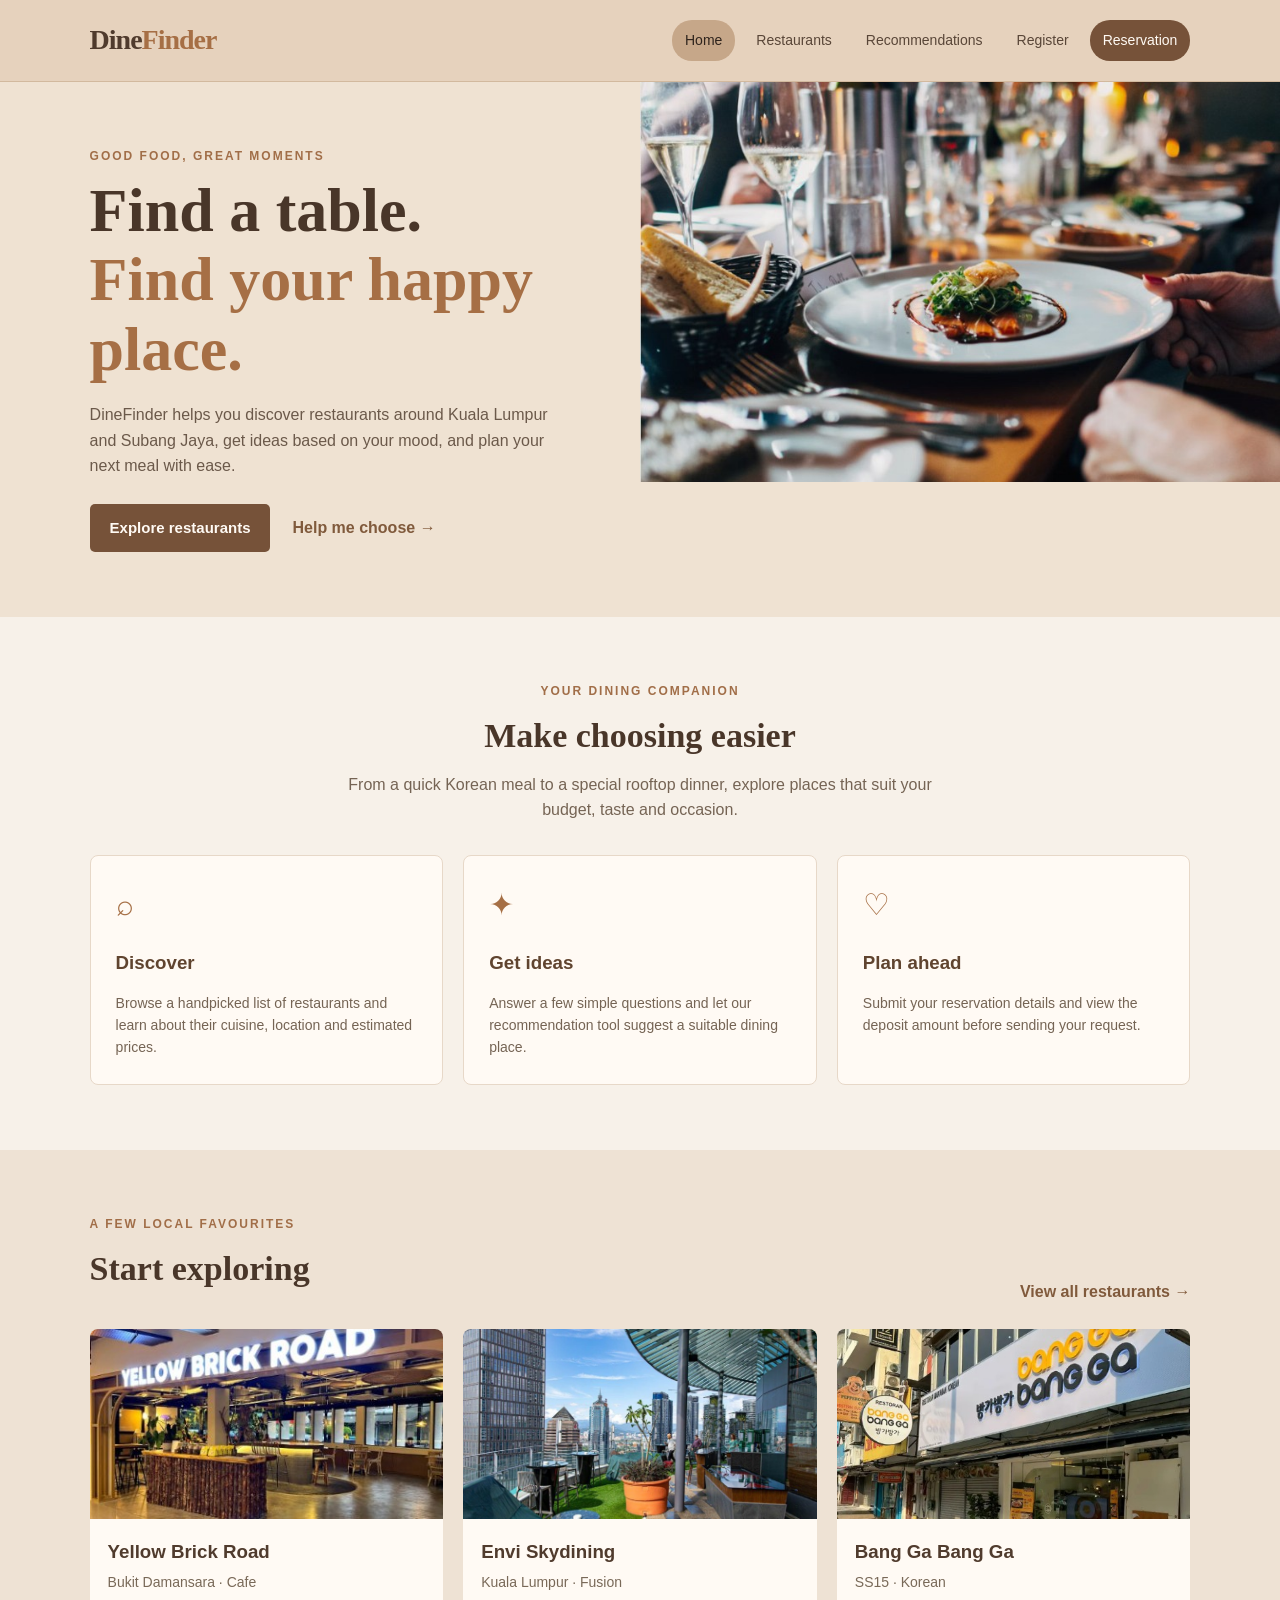
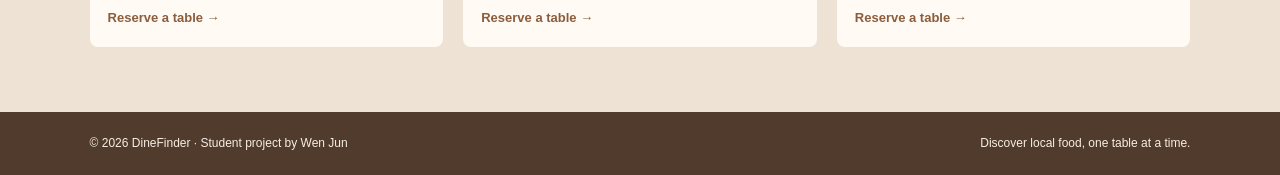
<file: wd_assign2_106400949/index.html>
<!DOCTYPE html>
<html lang="en">
<head>
    <meta charset="UTF-8">
    <meta name="viewport" content="width=device-width, initial-scale=1.0">
    <title>DineFinder | Discover Your Next Meal</title>
    <link rel="stylesheet" href="css/style.css">
    <script src="js/script.js" defer></script>
</head>

<body>
    <!-- HEADER: Website logo/name and navigation links shared by all pages. -->
    <header class="site-header">
        <a class="brand" href="index.html">Dine<span>Finder</span></a>
        <nav aria-label="Main navigation">
            <a class="active" href="index.html">Home</a>
            <a href="restaurants.html">Restaurants</a>
            <a href="recommendation.html">Recommendations</a>
            <a href="register.html">Register</a>
            <a class="nav-button" href="reservation.html">Reservation</a>
        </nav>
    </header>

    <main>
        <!-- HERO: Introduces the purpose and services of DineFinder. -->
        <section class="hero">
            <div class="hero-content">
                <p class="eyebrow">GOOD FOOD, GREAT MOMENTS</p>
                <h1>Find a table.<br><span>Find your happy place.</span></h1>
                <p>DineFinder helps you discover restaurants around Kuala Lumpur and Subang Jaya, get ideas based on your mood, and plan your next meal with ease.</p>
                <div class="hero-actions">
                    <a class="button" href="restaurants.html">Explore restaurants</a>
                    <a class="text-link" href="recommendation.html">Help me choose →</a>
                </div>
            </div>
            <img src="images/Restaurantphoto.jpg" alt="A warm restaurant table set for a meal" class="hero-image">
        </section>

        <!-- VALUE SECTION: Explains the main services for students, friends, couples and families. -->
        <section class="section intro-section">
            <p class="eyebrow">YOUR DINING COMPANION</p>
            <h2>Make choosing easier</h2>
            <p class="section-intro">From a quick Korean meal to a special rooftop dinner, explore places that suit your budget, taste and occasion.</p>
            <div class="feature-grid">
                <article class="feature-card"><div class="feature-icon">⌕</div><h3>Discover</h3>
                    <p>Browse a handpicked list of restaurants and learn about their cuisine, location and estimated prices.</p>
                </article>
                <article class="feature-card"><div class="feature-icon">✦</div><h3>Get ideas</h3>
                    <p>Answer a few simple questions and let our recommendation tool suggest a suitable dining place.</p>
                </article>
                <article class="feature-card"><div class="feature-icon">♡</div><h3>Plan ahead</h3>
                    <p>Submit your reservation details and view the deposit amount before sending your request.</p>
                </article>
            </div>
        </section>

        <!-- FEATURED RESTAURANTS: Quick links to selected restaurants. -->
        <section class="section featured-section">
            <div class="section-heading">
                <div><p class="eyebrow">A FEW LOCAL FAVOURITES</p>
                    <h2>Start exploring</h2></div>
                    <a class="text-link" href="restaurants.html">View all restaurants →</a>
                </div>
            <div class="mini-grid">
                <article class="mini-card">
                    <img src="images/yellowbrickroad.jpg" alt="Brunch dishes served at a cafe">
                    <div>
                        <h3>Yellow Brick Road</h3>
                        <p>Bukit Damansara · Cafe</p>
                        <a href="reservation.html?restaurant=yellow">Reserve a table →</a>
                    </div>
                </article>
                <article class="mini-card">
                    <img src="images/envi.jpg" alt="Restaurant dining room with warm lighting">
                    <div>
                        <h3>Envi Skydining</h3>
                        <p>Kuala Lumpur · Fusion</p>
                        <a href="reservation.html?restaurant=envi">Reserve a table →</a>
                    </div>
                </article>
                <article class="mini-card">
                    <img src="images/banggabangga.jpg" alt="Korean-style meal served with side dishes">
                    <div>
                        <h3>Bang Ga Bang Ga</h3>
                        <p>SS15 · Korean</p>
                        <a href="reservation.html?restaurant=bangga">Reserve a table →</a>
                    </div>
                </article>
            </div>
        </section>
    </main>

    <!-- FOOTER: Identifies the student project. -->
    <footer>
        <p>© 2026 DineFinder · Student project by Wen Jun</p>
        <p>Discover local food, one table at a time.</p>
    </footer>
    
</body>
</html>
</file>
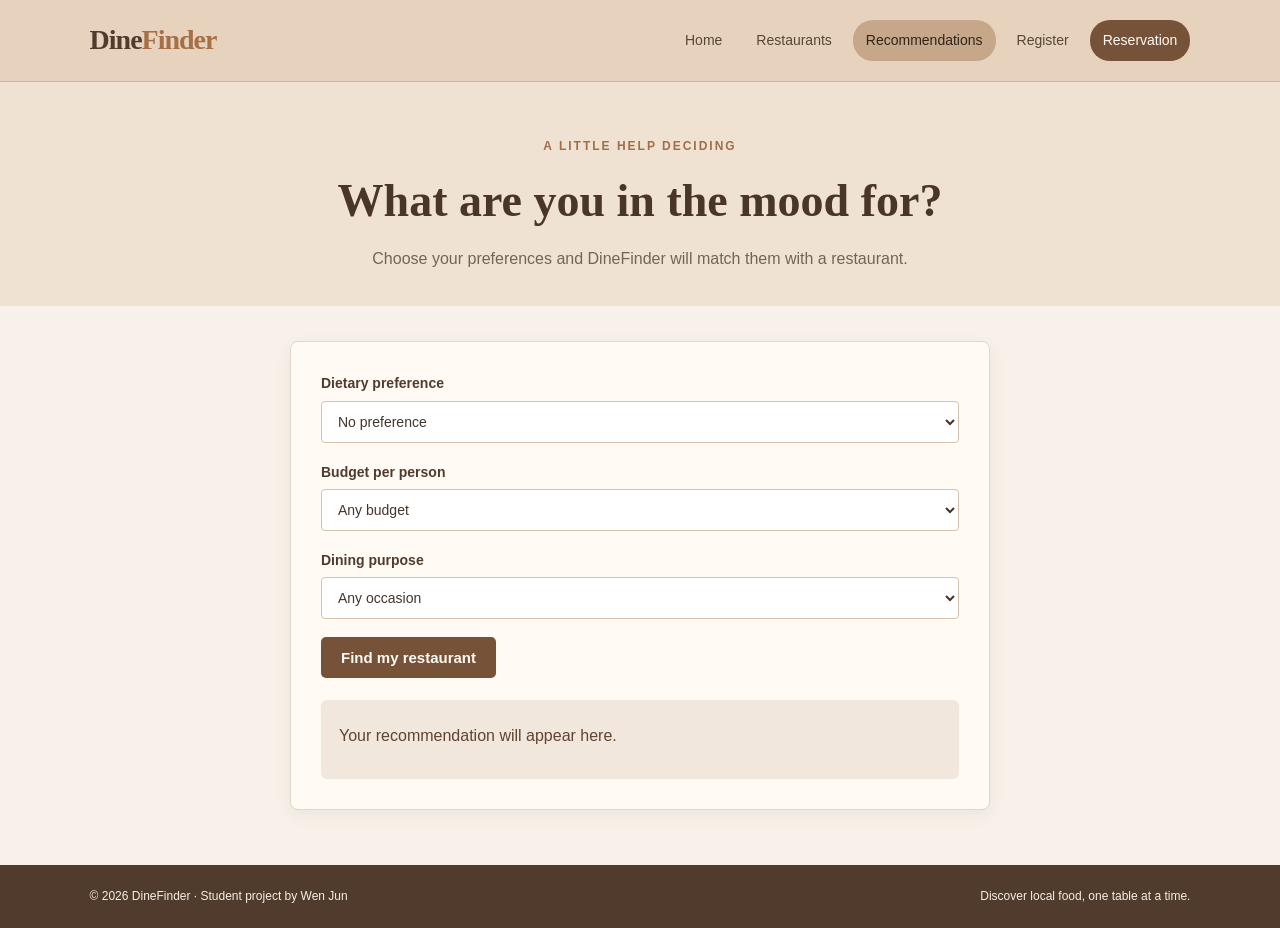
<file: wd_assign2_106400949/recommendation.html>
<!DOCTYPE html>
<html lang="en">
<head>
    <meta charset="UTF-8">
    <meta name="viewport" content="width=device-width, initial-scale=1.0">
    <title>Recommendations | DineFinder</title>
    <link rel="stylesheet" href="css/style.css">
    <script src="js/script.js" defer></script>
</head>

<body>
    <!-- HEADER: Shared site navigation. -->
    <header class="site-header">
        <a class="brand" href="index.html">Dine<span>Finder</span></a>
        <nav aria-label="Main navigation">
            <a href="index.html">Home</a>
            <a href="restaurants.html">Restaurants</a>
            <a class="active" href="recommendation.html">Recommendations</a>
            <a href="register.html">Register</a>
            <a class="nav-button" href="reservation.html">Reservation</a>
        </nav>
    </header>

    <main class="page-main narrow-main">
        <section class="page-banner">
            <p class="eyebrow">A LITTLE HELP DECIDING</p>
            <h1>What are you in the mood for?</h1>
            <p>Choose your preferences and DineFinder will match them with a restaurant.</p>
        </section>

        <!-- RECOMMENDATION FORM: JavaScript reads these selections and applies simple matching rules. -->
        <section class="form-panel"><form id="recommendForm" novalidate>
            <div class="form-row"><label for="diet">Dietary preference</label>
                <select id="diet" name="diet">
                    <option value="none">No preference</option>
                    <option value="vegetarian">Vegetarian-friendly</option>
                    <option value="halal">Halal preference</option>
                </select>
            </div>
            <div class="form-row"><label for="budget">Budget per person</label>
                <select id="budget" name="budget">
                    <option value="any">Any budget</option>
                    <option value="low">Below RM25</option>
                    <option value="medium">RM25–RM50</option>
                    <option value="high">Above RM50</option>
                </select>
            </div>
            <div class="form-row"><label for="purpose">Dining purpose</label>
                <select id="purpose" name="purpose">
                    <option value="any">Any occasion</option>
                    <option value="friends">Friends / casual meal</option>
                    <option value="date">Date / special occasion</option>
                    <option value="family">Family meal</option>
                    <option value="coffee">Coffee / brunch</option>
                </select>
            </div>
            <button class="button" type="submit">Find my restaurant</button>
        </form>
            <div id="recommendResult" class="result-box" aria-live="polite">
                <p>Your recommendation will appear here.</p>
            </div>
        </section>
    </main>

    <footer>
        <p>© 2026 DineFinder · Student project by Wen Jun</p>
        <p>Discover local food, one table at a time.</p>
    </footer>
    
</body>
</html>
</file>
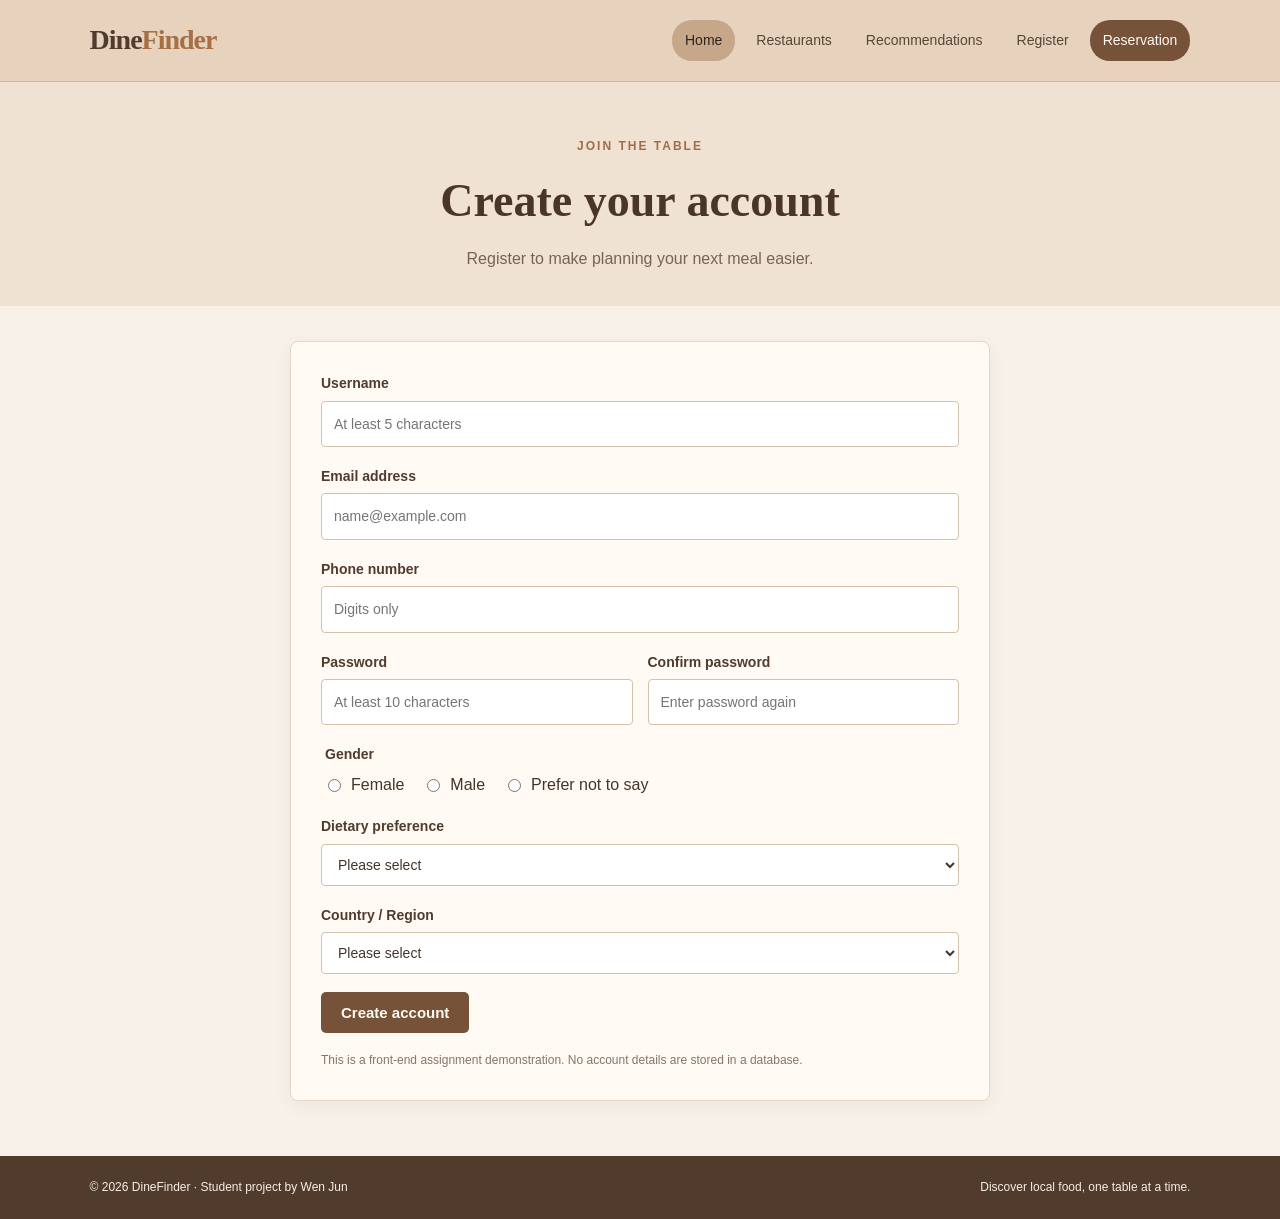
<file: wd_assign2_106400949/register.html>
<!DOCTYPE html>
<html lang="en">
<head>
    <meta charset="UTF-8">
    <meta name="viewport" content="width=device-width, initial-scale=1.0">
    <title>Register | DineFinder</title>
    <link rel="stylesheet" href="css/style.css">
    <script src="js/script.js" defer></script>
</head>

<body>
    <!-- HEADER: Shared site navigation. -->
    <header class="site-header">
        <a class="brand" href="index.html">Dine<span>Finder</span></a>
        <nav aria-label="Main navigation">
            <a class="active" href="index.html">Home</a>
            <a href="restaurants.html">Restaurants</a>
            <a href="recommendation.html">Recommendations</a>
            <a href="register.html">Register</a>
            <a class="nav-button" href="reservation.html">Reservation</a>
        </nav>
    </header>

    <main class="page-main narrow-main">
        <section class="page-banner">
            <p class="eyebrow">JOIN THE TABLE</p>
            <h1>Create your account</h1>
            <p>Register to make planning your next meal easier.</p>
        </section>
        
        <!-- REGISTRATION FORM: Fields are checked by JavaScript before the demo form is accepted. -->
         <section class="form-panel">
            <form id="registerForm" method="post" action="https://mercury.swin.edu.au/it000000/cos10005/regtest.php" novalidate>
            <div class="form-row">
                <label for="username">Username</label>
                <input id="username" name="username" type="text" placeholder="At least 5 characters">
            </div>
            <div class="form-row">
                <label for="regEmail">Email address</label>
                <input id="regEmail" name="email" type="email" placeholder="name@example.com">
            </div>
            <div class="form-row">
                <label for="regPhone">Phone number</label>
                <input id="regPhone" name="phone" type="tel" placeholder="Digits only">
            </div>
            <div class="form-two"><div class="form-row">
                <label for="password">Password</label>
                <input id="password" name="password" type="password" placeholder="At least 10 characters">
            </div>
                <div class="form-row">
                    <label for="confirmPassword">Confirm password</label>
                    <input id="confirmPassword" name="confirmPassword" type="password" placeholder="Enter password again">
                </div>
            </div>
            <fieldset class="form-row"><legend>Gender</legend>
                <div class="radio-line"><label>
                    <input type="radio" name="gender" value="female"> Female</label>
                    <label><input type="radio" name="gender" value="male"> Male</label>
                    <label><input type="radio" name="gender" value="other"> Prefer not to say</label>
                </div>
            </fieldset>
            <div class="form-row">
                <label for="regDiet">Dietary preference</label>
                <select id="regDiet" name="diet">
                    <option value="">Please select</option>
                    <option>None</option>
                    <option>Vegetarian</option>
                    <option>Halal</option>
                    <option>Other</option>
                </select>
            </div>
            <div class="form-row">
                <label for="country">Country / Region</label>
                <select id="country" name="country">
                    <option value="">Please select</option>
                    <option>Malaysia</option>
                    <option>Singapore</option>
                    <option>Other</option>
                </select>
            </div>

            <p id="registerErrors" class="form-message" aria-live="polite"></p>
            <button class="button" type="submit">Create account</button>
        </form>
        <p class="small-note">This is a front-end assignment demonstration. No account details are stored in a database.</p>
        </section>
    </main>
    
    <footer>
        <p>© 2026 DineFinder · Student project by Wen Jun</p>
        <p>Discover local food, one table at a time.</p>
    </footer>

</body>
</html>
</file>
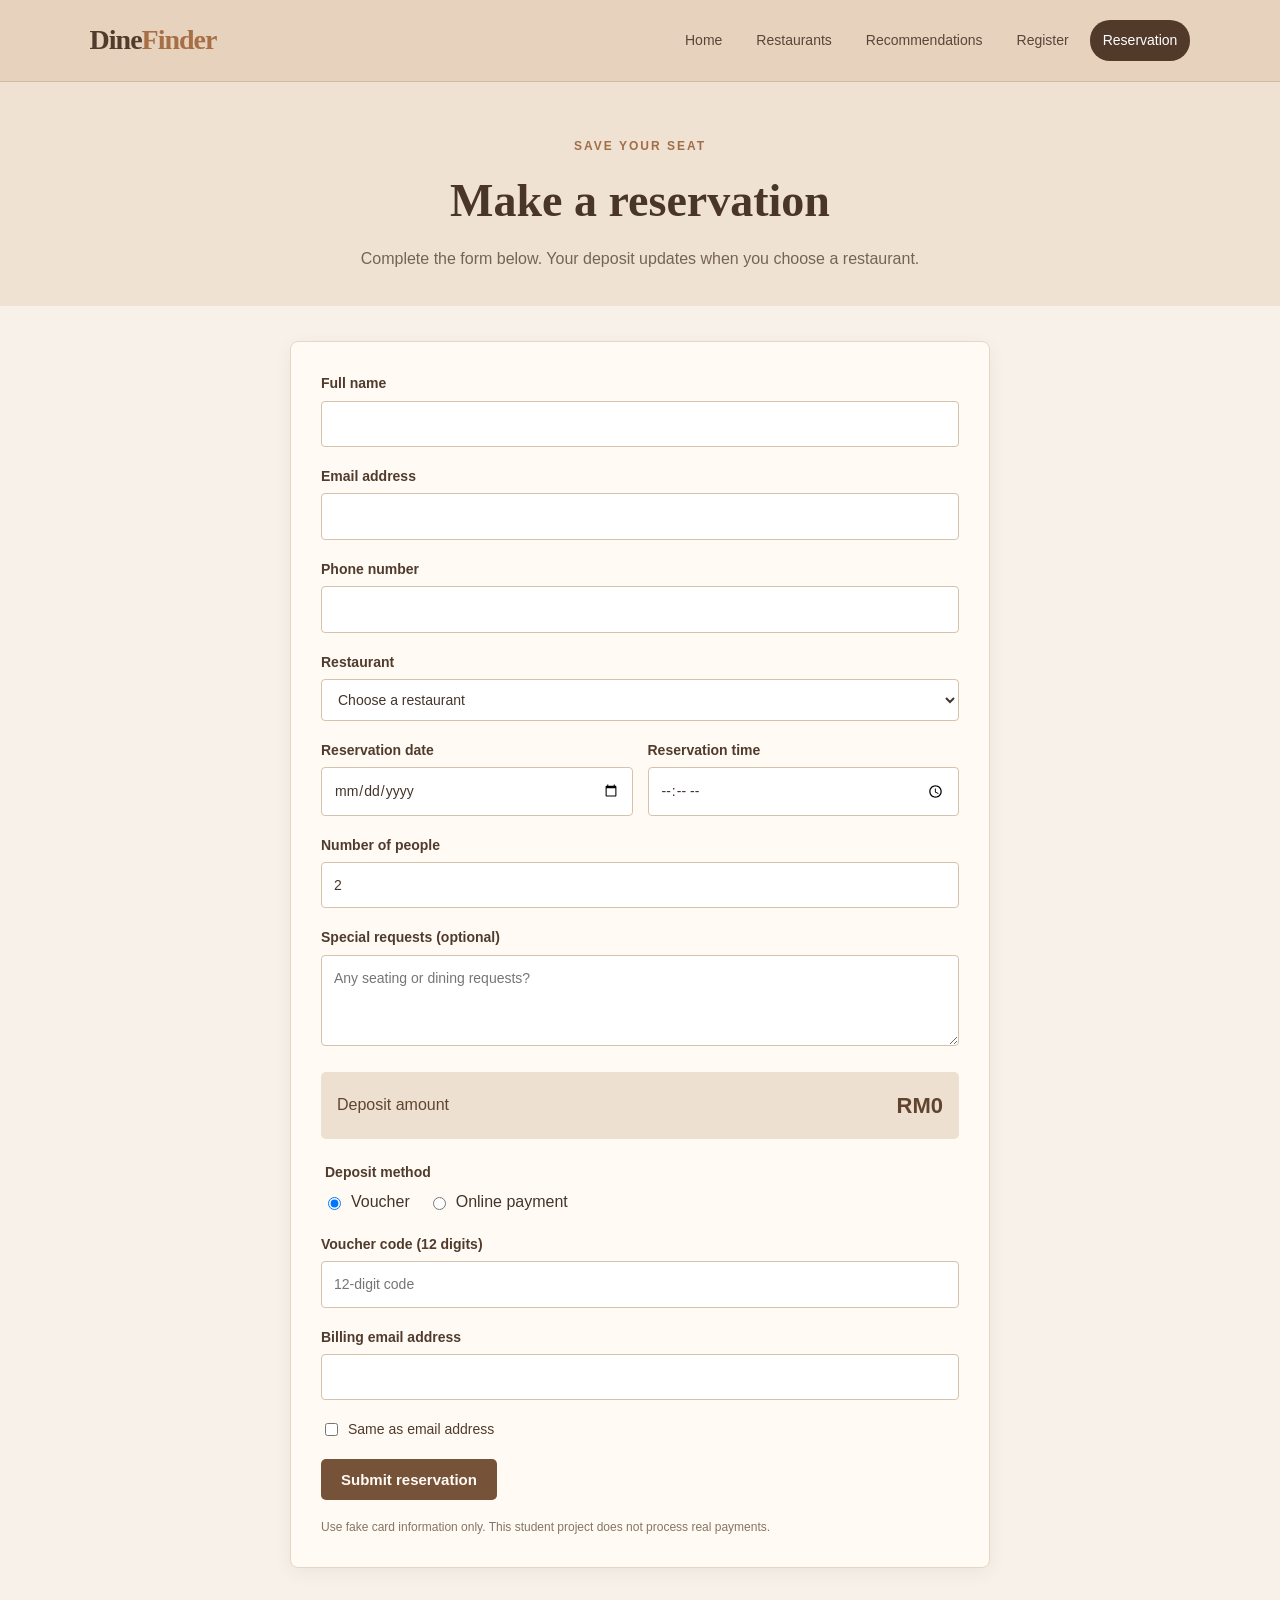
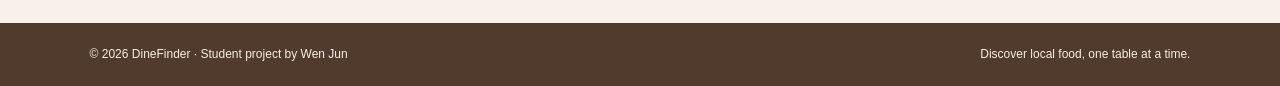
<file: wd_assign2_106400949/reservation.html>
<!DOCTYPE html>
<html lang="en">
<head>
    <meta charset="UTF-8">
    <meta name="viewport" content="width=device-width, initial-scale=1.0">
    <title>Reservation | DineFinder</title>
    <link rel="stylesheet" href="css/style.css">
    <script src="js/script.js" defer></script>
</head>

<body>
    <!-- HEADER: Shared site navigation. -->
    <header class="site-header">
        <a class="brand" href="index.html">Dine<span>Finder</span></a>
        <nav aria-label="Main navigation">
            <a href="index.html">Home</a>
            <a href="restaurants.html">Restaurants</a>
            <a href="recommendation.html">Recommendations</a>
            <a href="register.html">Register</a>
            <a class="nav-button active" href="reservation.html">Reservation</a>
        </nav>
    </header>

    <main class="page-main narrow-main">
        <section class="page-banner">
            <p class="eyebrow">SAVE YOUR SEAT</p>
            <h1>Make a reservation</h1>
            <p>Complete the form below. Your deposit updates when you choose a restaurant.</p>
        </section>

        <!-- RESERVATION FORM: POST destination follows the assignment brief. JavaScript validates and updates deposit/payment fields. -->
        <section class="form-panel">
            <form id="reservationForm" method="post" action="http://mercury.swin.edu.au/it000000/cos10005/regtest.php" novalidate>
            <div class="form-row">
                <label for="fullName">Full name</label>
                <input id="fullName" name="name" type="text" required>
            </div>
            <div class="form-row">
                <label for="resEmail">Email address</label>
                <input id="resEmail" name="email" type="email" required>
            </div>
            <div class="form-row">
                <label for="resPhone">Phone number</label>
                <input id="resPhone" name="phone" type="tel" required>
            </div>
            <div class="form-row">
                <label for="restaurant">Restaurant</label>
                <select id="restaurant" name="restaurant" required>
                    <option value="">Choose a restaurant</option>
                    <option value="yellow">Yellow Brick Road</option>
                    <option value="envi">Envi Skydining</option>
                    <option value="bangga">Bang Ga Bang Ga Korean</option>
                    <option value="commonman">Common Man Coffee Roasters</option>
                    <option value="buldojang">Buldojang</option>
                    <option value="ayam">Ayam Gepuk Artisan</option>
                </select>
            </div>
            <div class="form-two">
                <div class="form-row">
                    <label for="resDate">Reservation date</label>
                    <input id="resDate" name="date" type="date" required>
                </div>
                <div class="form-row">
                    <label for="resTime">Reservation time</label>
                    <input id="resTime" name="time" type="time" required>
                </div>
            </div>
            <div class="form-row">
                <label for="people">Number of people</label>
                <input id="people" name="people" type="number" min="1" value="2" required>
            </div>
            <div class="form-row">
                <label for="requests">Special requests (optional)</label>
                <textarea id="requests" name="requests" rows="3" placeholder="Any seating or dining requests?"></textarea>
            </div>
            <div class="deposit-display">
                <span>Deposit amount</span>
                <strong id="depositAmount">RM0</strong>
                <input type="hidden" id="depositValue" name="deposit" value="0">
            </div>
            <fieldset class="form-row">
                <legend>Deposit method</legend>
                <div class="radio-line">
                    <label><input type="radio" name="paymentMethod" value="voucher" checked> Voucher</label>
                    <label><input type="radio" name="paymentMethod" value="online"> Online payment</label>
                </div>
            </fieldset>
            <div id="voucherFields" class="form-row">
                <label for="voucher">Voucher code (12 digits)</label>
                <input id="voucher" name="voucher" type="text" inputmode="numeric" maxlength="12" placeholder="12-digit code">
            </div>
            <div id="cardFields" class="hidden-fields">
                <div class="form-row">
                    <label for="cardType">Card type</label>
                    <select id="cardType" name="cardType">
                        <option value="visa">Visa / Mastercard</option>
                        <option value="amex">American Express</option>
                    </select>
                </div>
                <div class="form-row">
                    <label for="cardNumber">Card number (test details only)</label>
                    <input id="cardNumber" name="cardNumber" type="text" inputmode="numeric" placeholder="Enter fake card number">
                </div>
            </div>
            <div class="form-row">
                <label for="billingEmail">Billing email address</label>
                <input id="billingEmail" name="billingEmail" type="email">
            </div>
            <div class="form-row">
                <label class="check-label">
                    <input id="sameEmail" type="checkbox"> Same as email address
                </label>
            </div>
            <p id="reservationErrors" class="form-message" aria-live="polite"></p>
            <button class="button" type="submit">Submit reservation</button>
        </form>
        <p class="small-note">Use fake card information only. This student project does not process real payments.</p></section>
    </main>
    
    <footer>
        <p>© 2026 DineFinder · Student project by Wen Jun</p>
        <p>Discover local food, one table at a time.</p>
    </footer>

</body>
</html>
</file>
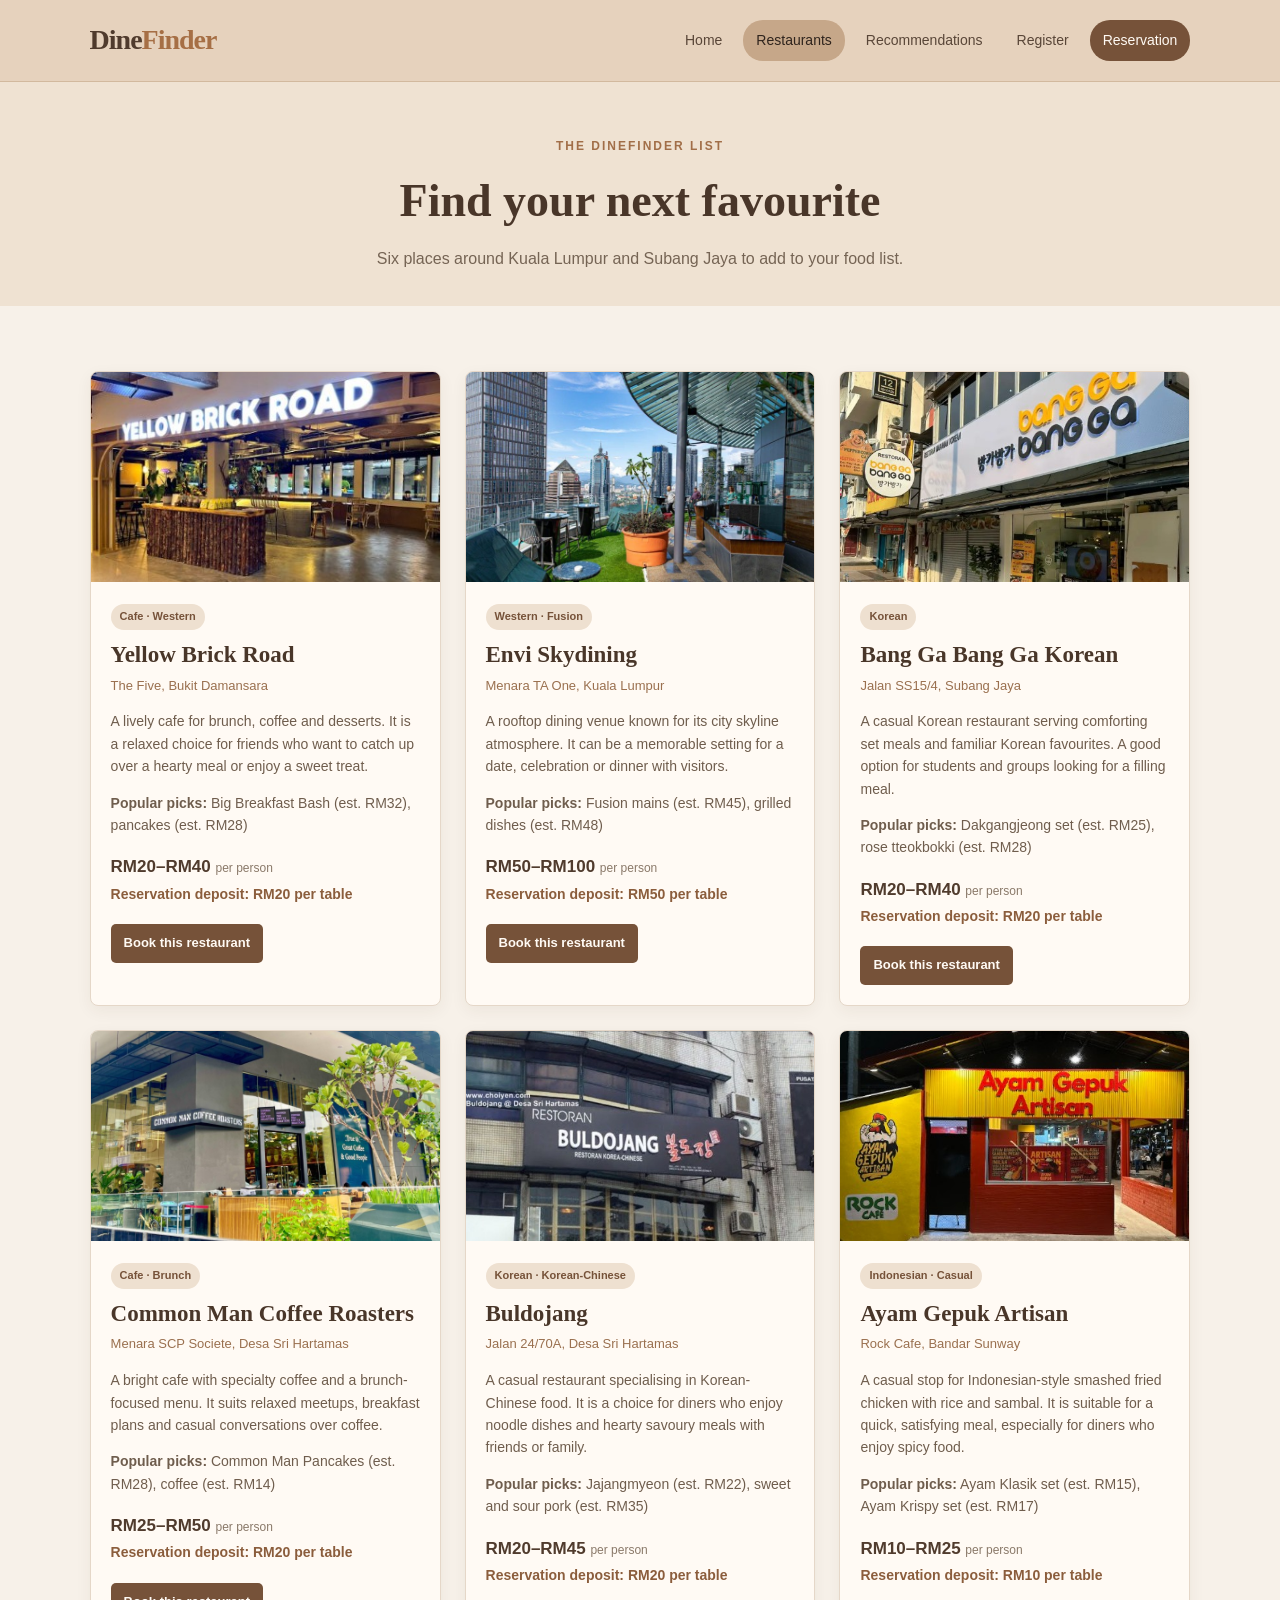
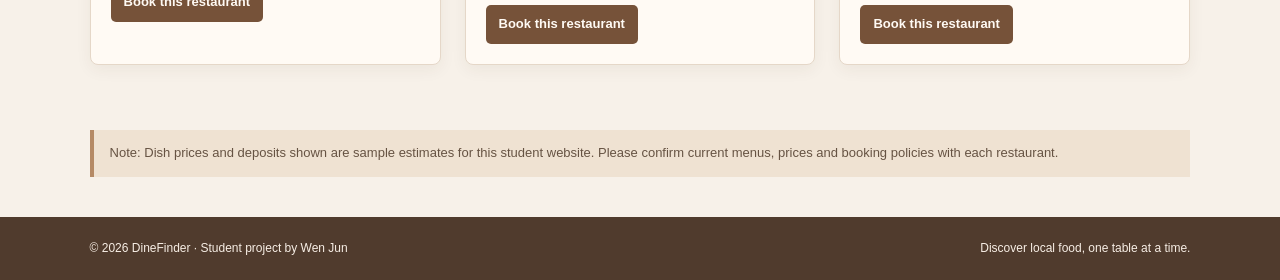
<file: wd_assign2_106400949/restaurants.html>
<!DOCTYPE html>
<html lang="en">
<head>
    <meta charset="UTF-8">
    <meta name="viewport" content="width=device-width, initial-scale=1.0">
    <title>Restaurants | DineFinder</title>
    <link rel="stylesheet" href="css/style.css">
    <script src="js/script.js" defer></script>
</head>

<body>
    <!-- HEADER: Consistent navigation; active class marks this page. -->
    <header class="site-header">
        <a class="brand" href="index.html">Dine<span>Finder</span></a>
        <nav aria-label="Main navigation">
            <a href="index.html">Home</a>
            <a class="active" href="restaurants.html">Restaurants</a>
            <a href="recommendation.html">Recommendations</a>
            <a href="register.html">Register</a>
            <a class="nav-button" href="reservation.html">Reservation</a>
        </nav>
    </header>

    <main class="page-main">
        <section class="page-banner"><p class="eyebrow">THE DINEFINDER LIST</p>
            <h1>Find your next favourite</h1>
            <p>Six places around Kuala Lumpur and Subang Jaya to add to your food list.</p>
        </section>

    <!-- RESTAURANT CARDS: Each card includes cuisine, sample dishes, price, deposit and description. -->
        <section class="restaurant-grid section">
            <article class="restaurant-card"><img src="images/yellowbrickroad.jpg" alt="Cafe brunch plate with vegetables and eggs">
                <div class="card-body"><span class="tag">Cafe · Western</span>
                    <h2>Yellow Brick Road</h2>
                    <p class="location">The Five, Bukit Damansara</p>
                    <p>A lively cafe for brunch, coffee and desserts. It is a relaxed choice for friends who want to catch up over a hearty meal or enjoy a sweet treat.</p>
                    <p class="dish"><strong>Popular picks:</strong> Big Breakfast Bash (est. RM32), pancakes (est. RM28)</p>
                    <p class="price">RM20–RM40 <small>per person</small></p>
                    <p class="deposit">Reservation deposit: RM20 per table</p>
                    <a class="button small" href="reservation.html?restaurant=yellow">Book this restaurant</a>
                </div>
            </article>
            <article class="restaurant-card"><img src="images/envi.jpg" alt="Elegant restaurant interior with tables and warm lights">
                <div class="card-body"><span class="tag">Western · Fusion</span>
                    <h2>Envi Skydining</h2>
                    <p class="location">Menara TA One, Kuala Lumpur</p>
                    <p>A rooftop dining venue known for its city skyline atmosphere. It can be a memorable setting for a date, celebration or dinner with visitors.</p>
                    <p class="dish"><strong>Popular picks:</strong> Fusion mains (est. RM45), grilled dishes (est. RM48)</p>
                    <p class="price">RM50–RM100 <small>per person</small></p>
                    <p class="deposit">Reservation deposit: RM50 per table</p>
                    <a class="button small" href="reservation.html?restaurant=envi">Book this restaurant</a>
                </div>
            </article>
            <article class="restaurant-card"><img src="images/banggabangga.jpg" alt="Korean meal with rice and side dishes">
                <div class="card-body"><span class="tag">Korean</span>
                    <h2>Bang Ga Bang Ga Korean</h2>
                    <p class="location">Jalan SS15/4, Subang Jaya</p>
                    <p>A casual Korean restaurant serving comforting set meals and familiar Korean favourites. A good option for students and groups looking for a filling meal.</p>
                    <p class="dish"><strong>Popular picks:</strong> Dakgangjeong set (est. RM25), rose tteokbokki (est. RM28)</p>
                    <p class="price">RM20–RM40 <small>per person</small></p>
                    <p class="deposit">Reservation deposit: RM20 per table</p>
                    <a class="button small" href="reservation.html?restaurant=bangga">Book this restaurant</a>
                </div>
            </article>
            <article class="restaurant-card"><img src="images/commonman.jpg" alt="Coffee and brunch at a cafe table">
                <div class="card-body"><span class="tag">Cafe · Brunch</span>
                    <h2>Common Man Coffee Roasters</h2>
                    <p class="location">Menara SCP Societe, Desa Sri Hartamas</p>
                    <p>A bright cafe with specialty coffee and a brunch-focused menu. It suits relaxed meetups, breakfast plans and casual conversations over coffee.</p>
                    <p class="dish"><strong>Popular picks:</strong> Common Man Pancakes (est. RM28), coffee (est. RM14)</p>
                    <p class="price">RM25–RM50 <small>per person</small></p>
                    <p class="deposit">Reservation deposit: RM20 per table</p>
                    <a class="button small" href="reservation.html?restaurant=commonman">Book this restaurant</a>
                </div>
            </article>
            <article class="restaurant-card"><img src="images/buldojang.jpg" alt="Chinese-style noodles and dishes on a table">
                <div class="card-body"><span class="tag">Korean · Korean-Chinese</span>
                    <h2>Buldojang</h2>
                    <p class="location">Jalan 24/70A, Desa Sri Hartamas</p>
                    <p>A casual restaurant specialising in Korean-Chinese food. It is a choice for diners who enjoy noodle dishes and hearty savoury meals with friends or family.</p>
                    <p class="dish"><strong>Popular picks:</strong> Jajangmyeon (est. RM22), sweet and sour pork (est. RM35)</p>
                    <p class="price">RM20–RM45 <small>per person</small></p>
                    <p class="deposit">Reservation deposit: RM20 per table</p>
                    <a class="button small" href="reservation.html?restaurant=buldojang">Book this restaurant</a>
                </div>
            </article>
            <article class="restaurant-card"><img src="images/ayamgepuk.jpg" alt="Crispy fried chicken served with dipping sauce">
                <div class="card-body"><span class="tag">Indonesian · Casual</span>
                    <h2>Ayam Gepuk Artisan</h2>
                    <p class="location">Rock Cafe, Bandar Sunway</p>
                    <p>A casual stop for Indonesian-style smashed fried chicken with rice and sambal. It is suitable for a quick, satisfying meal, especially for diners who enjoy spicy food.</p>
                    <p class="dish"><strong>Popular picks:</strong> Ayam Klasik set (est. RM15), Ayam Krispy set (est. RM17)</p>
                    <p class="price">RM10–RM25 <small>per person</small></p>
                    <p class="deposit">Reservation deposit: RM10 per table</p>
                    <a class="button small" href="reservation.html?restaurant=ayam">Book this restaurant</a>
                </div>
            </article>
        </section>
        <p class="notice">Note: Dish prices and deposits shown are sample estimates for this student website. Please confirm current menus, prices and booking policies with each restaurant.</p>
    </main>

    <footer>
        <p>© 2026 DineFinder · Student project by Wen Jun</p>
        <p>Discover local food, one table at a time.</p>
    </footer>
    
</body>
</html>
</file>
<file: wd_assign2_106400949/css/style.css>
/* GENERAL: Sets the basic font, spacing and wood-colour website theme. */
* { 
    box-sizing: border-box;
}

html { 
    scroll-behavior: smooth; 
}
body { 
    margin: 0; 
    font-family: Arial, Helvetica, sans-serif; 
    line-height: 1.6; 
    color: #44352b; 
    background: #f7f1e9; }
a { color: inherit; text-decoration: none; 
}

img { 
    display: block; 
    width: 100%; 
}

/* HEADER AND NAVIGATION: Keeps the logo and menu consistent on every page. */
.site-header { 
    display: flex; 
    justify-content: space-between; 
    align-items: center; 
    gap: 24px; 
    padding: 18px 7%; 
    background: #e6d2bd; 
    border-bottom: 1px solid #d2b99e; 
}

.brand { 
    font-family: Georgia, serif; 
    font-size: 28px; 
    font-weight: bold; 
    color: #503b2d; 
    letter-spacing: -1px; 
}

.brand span { 
    color: #a66f45; 
}

nav { 
    display: flex; 
    align-items: center; 
    flex-wrap: wrap; 
    gap: 8px; 
}

nav a { 
    padding: 9px 13px; 
    color: #594638; 
    font-size: 14px; 
    border-radius: 20px; 
}

nav a:hover, nav a.active { 
    background: #c6a789; 
    color: #2f241d; 
}

nav .nav-button { 
    background: #765239; 
    color: #fffaf4; 
}

nav .nav-button:hover, nav .nav-button.active { 
    background: #513a29; 
    color: #fff; 
}

/* BUTTONS: Reusable links and form buttons. */
.button { 
    display: inline-block; 
    padding: 12px 20px; 
    border: 0; 
    border-radius: 5px; 
    background: #765239; 
    color: #fffaf4; 
    font-weight: bold; 
    cursor: pointer; 
    font-size: 15px; 
}

.button:hover { 
    background: #513a29; 
}
.button.small { 
    padding: 9px 13px; 
    font-size: 13px; }

.text-link { 
    color: #805a3c; 
    font-weight: bold; 
}

.text-link:hover { 
    text-decoration: underline; 
}

/* HOME HERO: Two-column introduction with a large food photograph. */
.hero { 
    display: grid; 
    grid-template-columns: 1fr 1fr; 
    min-height: 490px; 
    background: #efe2d2; 
}
.hero-content { 
    align-self: center; 
    padding: 65px 10% 65px 14%; 
}
.hero h1 { 
    margin: 10px 0 18px; 
    font-family: Georgia, serif; 
    font-size: clamp(38px, 5vw, 62px);
     line-height: 1.12; 
     color: #493629; 
    }
.hero h1 span { 
    color: #a66f45; 
}
.hero-content > p:not(.eyebrow) { 
    max-width: 520px; 
    color: #6b594a; 
}
.hero-image {
    width: 100%;
    height: 400px;
    object-fit: cover;
    display: block;
}.hero-actions { 
    display: flex; 
    align-items: center; 
    flex-wrap: wrap; 
    gap: 22px; 
    margin-top: 25px; 
}
.eyebrow { 
    margin: 0; 
    color: #a16e48; 
    font-size: 12px; 
    font-weight: bold; 
    letter-spacing: 2px;
 }

/* CONTENT SECTIONS: Controls the common width and heading style. */
.section { 
    padding: 65px 7%; 
}
.intro-section { 
    text-align: center; 
}

h2 { 
    color: #493629; 
    font-family: Georgia, serif; 
}
.intro-section h2, .section-heading h2 { 
    margin: 8px 0; 
    font-size: 34px; 
}
.section-intro { 
    max-width: 620px; 
    margin: 0 auto 32px; 
    color: #756454; 
}
.feature-grid { 
    display: grid; 
    grid-template-columns: repeat(3, 1fr); 
    gap: 20px; 
    margin-top: 30px; 
    text-align: left; 
}
.feature-card { 
    padding: 25px; 
    background: #fffaf4; 
    border: 1px solid #e7d8c8; 
    border-radius: 8px; 
}
.feature-card h3 { 
    margin-bottom: 5px; 
    color: #60442f; 
}
.feature-card p { 
    margin-bottom: 0; 
    color: #756454; 
    font-size: 14px; 
}
.feature-icon { 
    color: #a66f45; 
    font-size: 30px; 
}
.featured-section { 
    background: #eee2d4; 
}
.section-heading { 
    display: flex; 
    justify-content: space-between; 
    align-items: end; gap: 20px; 
    margin-bottom: 25px; 
}
.mini-grid { 
    display: grid; 
    grid-template-columns: repeat(3, 1fr); 
    gap: 20px; 
}
.mini-card { 
    overflow: hidden; 
    background: #fffaf4; 
    border-radius: 8px; 
}
.mini-card img { 
    height: 190px; 
    object-fit: cover; 
}

.mini-card div { 
    padding: 18px; 
}
.mini-card h3 { 
    margin: 0; 
    color: #503b2d; 
}
.mini-card p { 
    margin: 4px 0 10px; 
    color: #796958; 
    font-size: 14px; 
}
.mini-card a { 
    color: #8b5d3c; 
    font-size: 13px; 
    font-weight: bold; 
}

/* INNER PAGE BANNER: Title area for restaurant, recommendation and form pages. */
.page-main { 
    min-height: 70vh; 
}
.page-banner { 
    padding: 55px 7% 35px; 
    text-align: center; 
    background: #efe2d2; 
}
.page-banner h1 { 
    margin: 8px 0; 
    color: #493629; 
    font-family: Georgia, serif; 
    font-size: clamp(32px, 4vw, 46px); 
}
.page-banner p:last-child { 
    margin: 0 auto; 
    max-width: 650px; 
    color: #756454;
}

/* RESTAURANT LIST: Responsive cards with restaurant details and booking links. */
.restaurant-grid {
     display: grid; 
     grid-template-columns: repeat(3, 1fr); 
     gap: 24px; 
}

.restaurant-card { 
    overflow: hidden; 
    background: #fffaf4; 
    border: 1px solid #e5d7c8; 
    border-radius: 8px;
    box-shadow: 0 5px 16px rgba(75,53,35,.06); 
}
.restaurant-card > img { 
    height: 210px; 
    object-fit: cover; 
}
.card-body { 
    padding: 20px; 
}
.card-body h2 { 
    margin: 7px 0 0; 
    font-size: 23px; 
}
.card-body p { 
    color: #6f5d4d; 
    font-size: 14px; 
}
.card-body .location {
     margin: 2px 0 12px; 
     color: #9a704f; 
     font-size: 13px; 
}
.tag { 
    display: inline-block; 
    padding: 4px 9px; 
    border-radius: 20px; 
    background: #eee0d0; 
    color: #765239; 
    font-size: 11px; 
    font-weight: bold; 
}
.dish { 
    min-height: 44px; 
}
.price { 
    margin-bottom: 2px; 
    color: #503b2d !important; 
    font-size: 17px !important; 
    font-weight: bold; 
}
.price small { 
    color: #8a7969; 
    font-size: 12px; 
    font-weight: normal; 
}
.deposit { 
    margin-top: 0; 
    color: #8b5d3c !important; 
    font-weight: bold; 
}
.restaurant-card .button { 
    margin-top: 5px; 
}
.notice { 
    margin: 0 7% 40px; 
    padding: 13px 16px; 
    border-left: 4px solid #b58a65; 
    background: #efe2d2; 
    color: #665343; 
    font-size: 13px; 
}

/* FORMS: Shared form panel, labels, inputs and messages. */
.narrow-main { 
    padding-bottom: 55px; 
}
.form-panel {
    width: min(700px, 90%); 
    margin: 35px auto 0; 
    padding: 30px; 
    border: 1px solid #e5d7c8;
    border-radius: 8px; 
    background: #fffaf4; 
    box-shadow: 0 5px 18px rgba(75,53,35,.06); 
}
.form-row { 
    display: block; 
    margin-bottom: 18px; 
}
.form-row > label, .form-row legend { 
    display: block; 
    margin-bottom: 6px; 
    color: #503b2d; 
    font-size: 14px; 
    font-weight: bold; 
}
input, select, textarea { 
    width: 100%; 
    padding: 11px 12px; 
    border: 1px solid #d5c2ad; 
    border-radius: 4px; 
    background: #fff; 
    color: #44352b; 
    font: inherit; 
    font-size: 14px; 
}
input:focus, select:focus, textarea:focus { 
    outline: 2px solid #b58a65; 
    border-color: #9c704d; 
}
fieldset { 
    padding: 0; 
    border: 0; 
}
.radio-line { 
    display: flex; 
    flex-wrap: wrap; 
    gap: 18px; 
}
.radio-line label, .check-label { 
    display: flex !important; 
    align-items: center; 
    gap: 7px; 
    font-weight: normal !important; 
}
.radio-line input, .check-label input { 
    width: auto; 
}
.form-two { 
    display: grid; 
    grid-template-columns: 1fr 1fr; 
    gap: 15px; 
}
.form-message { 
    color: #a23e2e; 
    font-size: 13px; 
    white-space: pre-line; 
}
.form-message.success { 
    color: #38724b; 
}
.small-note { 
    margin: 18px 0 0; 
    color: #877564; 
    font-size: 12px; 
}
.result-box { 
    margin-top: 22px;
    padding: 18px; 
    border-radius: 6px; 
    background: #f1e7dc; 
    color: #60442f; 
}
.result-box h2 { 
    margin: 0 0 6px; 
    font-size: 22px; 
}
.result-box p { 
    margin: 5px 0 12px; 
}
.result-box .button { 
    margin-top: 5px; 
}

.deposit-display { 
    display: flex; 
    justify-content: space-between; 
    align-items: center; 
    margin: 8px 0 22px; 
    padding: 16px;
    border-radius: 5px; 
    background: #eee0d0;
    color: #60442f; 
}

.deposit-display strong { 
    font-size: 22px; 
}
.hidden-fields { 
    display: none; 
}

/* FOOTER: Small consistent footer at the bottom of every page. */
footer { 
    display: flex; 
    justify-content: space-between; 
    gap: 15px; 
    padding: 22px 7%; 
    background: #503b2d; 
    color: #f7eee5; 
    font-size: 12px; 
}
footer p { 
    margin: 0; 
}

/* TABLET: Adjusts the card grids and header for medium screens. */
@media (max-width: 1023px) {
    .site-header { 
        align-items: flex-start; 
        flex-direction: column; }
    .restaurant-grid { 
        grid-template-columns: repeat(2, 1fr); 
    }
    .hero-content { 
        padding-left: 8%; 
    }
}

/* MOBILE: Stacks content into one column for small screens. */
@media (max-width: 767px) {
    .site-header { 
        padding: 15px 5%; }
    nav { 
        gap: 3px; }
    nav a {
         padding: 7px 9px; 
         font-size: 12px; }
    .hero { 
        grid-template-columns: 1fr; }
    .hero-content { 
        padding: 48px 7%; }
    .hero-image { 
        min-height: 250px; }
    .section { 
        padding: 45px 5%; }
    .feature-grid, .mini-grid, .restaurant-grid { 
        grid-template-columns: 1fr; }
    .section-heading { 
        align-items: flex-start; 
        flex-direction: column; 
    }
    .form-panel { 
        padding: 22px 18px; 
    }
    .form-two { 
        grid-template-columns: 1fr; 
        gap: 0; 
    }

    footer { 
        flex-direction: column; 
        padding: 20px 5%; 
    }
}
</file>
